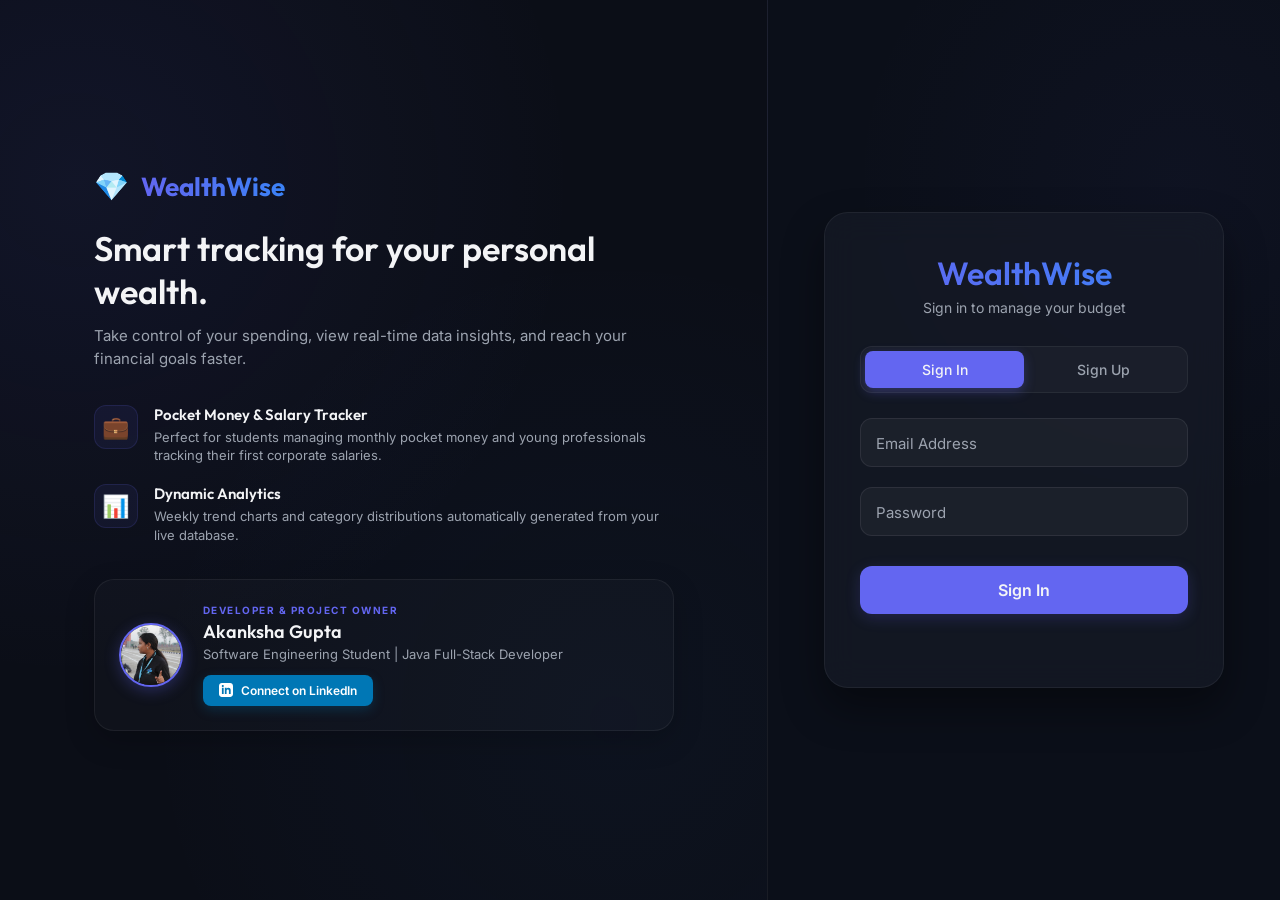
<file: demo/src/main/resources/static/login.html>
<!DOCTYPE html>
<html lang="en">
<head>
    <meta charset="UTF-8">
    <meta name="viewport" content="width=device-width, initial-scale=1.0">
    <title>Sign In / Sign Up | WealthWise</title>
    <link href="https://fonts.googleapis.com/css2?family=Outfit:wght@300;400;500;600;700&family=Inter:wght@300;400;500;600&display=swap" rel="stylesheet">
    <link rel="stylesheet" href="style.css?v=1.2">
</head>
<body class="auth-page">

    <div class="auth-container">
        
        <!-- LEFT COLUMN: VISUAL BRANDING & HIGHLIGHTS -->
        <div class="auth-visual-side">
            <div class="auth-visual-content">
                <div class="brand-header">
                    <span class="brand-logo-icon">💎</span>
                    <span class="brand-name">WealthWise</span>
                </div>
                
                <h2 class="visual-heading">Smart tracking for your personal wealth.</h2>
                <p class="visual-subtitle">Take control of your spending, view real-time data insights, and reach your financial goals faster.</p>
                
                <!-- FEATURE LIST -->
                <div class="feature-list">
                    <div class="feature-item">
                        <span class="feature-icon">💼</span>
                        <div class="feature-text">
                            <h4>Pocket Money & Salary Tracker</h4>
                            <p>Perfect for students managing monthly pocket money and young professionals tracking their first corporate salaries.</p>
                        </div>
                    </div>
                    <div class="feature-item">
                        <span class="feature-icon">📊</span>
                        <div class="feature-text">
                            <h4>Dynamic Analytics</h4>
                            <p>Weekly trend charts and category distributions automatically generated from your live database.</p>
                        </div>
                    </div>
                </div>

                <!-- DEVELOPER PROFILE CARD -->
                <div class="dev-card">
                    <img src="my_avatar.jpg" alt="Akanksha Gupta" class="dev-avatar-img">
                    <div class="dev-info">
                        <span class="dev-title">Developer & Project Owner</span>
                        <h4 class="dev-name">Akanksha Gupta</h4>
                        <p class="dev-tagline">Software Engineering Student | Java Full-Stack Developer</p>
                        <a href="https://www.linkedin.com/in/akanksha-gupta-72b7032b9/" target="_blank" class="dev-linkedin">
                            <svg class="linkedin-svg" xmlns="http://www.w3.org/2000/svg" viewBox="0 0 24 24"><path d="M19 0h-14c-2.761 0-5 2.239-5 5v14c0 2.761 2.239 5 5 5h14c2.762 0 5-2.239 5-5v-14c0-2.761-2.238-5-5-5zm-11 19h-3v-11h3v11zm-1.5-12.268c-.966 0-1.75-.779-1.75-1.75s.784-1.75 1.75-1.75 1.75.779 1.75 1.75-.784 1.75-1.75 1.75zm13.5 12.268h-3v-5.604c0-3.368-4-3.113-4 0v5.604h-3v-11h3v1.765c1.396-2.586 7-2.777 7 2.476v6.759z"/></svg>
                            Connect on LinkedIn
                        </a>
                    </div>
                </div>
            </div>
        </div>

        <!-- RIGHT COLUMN: SECURE FORM -->
        <div class="auth-form-side">
            <div class="auth-card">
                <h1 class="auth-logo">WealthWise</h1>
                <p class="auth-subtitle">Sign in to manage your budget</p>

                <!-- TABS -->
                <div class="auth-tabs">
                    <button id="tab-login" class="auth-tab active" onclick="switchTab('login')">Sign In</button>
                    <button id="tab-register" class="auth-tab" onclick="switchTab('register')">Sign Up</button>
                </div>

                <!-- LOGIN FORM -->
                <form id="login-form" onsubmit="handleLogin(event)">
                    <div class="input-group">
                        <input type="email" id="login-email" required placeholder=" ">
                        <label>Email Address</label>
                    </div>
                    <div class="input-group">
                        <input type="password" id="login-password" required placeholder=" ">
                        <label>Password</label>
                    </div>
                    <button type="submit" class="auth-btn">Sign In</button>
                </form>

                <!-- REGISTER FORM -->
                <form id="register-form" onsubmit="handleRegister(event)" class="hidden">
                    <div class="input-group">
                        <input type="text" id="register-name" required placeholder=" ">
                        <label>Full Name</label>
                    </div>
                    <div class="input-group">
                        <input type="email" id="register-email" required placeholder=" ">
                        <label>Email Address</label>
                    </div>
                    <div class="input-group">
                        <input type="password" id="register-password" required placeholder=" ">
                        <label>Password</label>
                    </div>
                    <button type="submit" class="auth-btn">Create Account</button>
                </form>

                <p id="auth-message" class="auth-message"></p>
            </div>
        </div>

    </div>

    <script src="script.js"></script>
</body>
</html>
</file>
<file: demo/src/main/resources/static/style.css>
/* ===== GLOBAL STYLES & VARIABLE TOKENS ===== */
:root {
    --bg-main: #0B0F19; /* Dark Slate-Blue/Navy */
    --bg-card: rgba(23, 28, 41, 0.65); /* Translucent Slate-Navy */
    --border-card: rgba(255, 255, 255, 0.06); /* Soft Border */
    --text-primary: #F3F4F6; /* Crisp Light Text */
    --text-secondary: #9CA3AF; /* Muted Gray Text */
    
    --color-primary: #6366F1; /* Indigo Accent */
    --color-primary-hover: #4F46E5;
    
    --color-income: #10B981; /* Emerald Green */
    --color-income-glow: rgba(16, 185, 129, 0.15);
    
    --color-expense: #EF4444; /* Rose Red */
    --color-expense-glow: rgba(239, 68, 68, 0.15);
    
    --color-saving: #3B82F6; /* Blue */
    --color-saving-glow: rgba(59, 130, 246, 0.15);
}

* {
    margin: 0;
    padding: 0;
    box-sizing: border-box;
    font-family: 'Inter', sans-serif;
}

body {
    background-color: var(--bg-main);
    color: var(--text-primary);
    min-height: 100vh;
    overflow-x: hidden;
}

h1, h2, h3, h4, .logo {
    font-family: 'Outfit', sans-serif;
    font-weight: 600;
}

/* ===== AUTH PAGE STYLING (LOGIN/SIGNUP) ===== */
.auth-page {
    background: var(--bg-main);
    overflow-x: hidden;
    min-height: 100vh;
}

.auth-container {
    display: flex;
    min-height: 100vh;
    width: 100vw;
}

/* LEFT COLUMN - VISUAL */
.auth-visual-side {
    flex: 1.2;
    background: radial-gradient(circle at 10% 20%, rgba(99, 102, 241, 0.08) 0%, transparent 50%),
                radial-gradient(circle at 80% 80%, rgba(59, 130, 246, 0.04) 0%, transparent 50%),
                #0b0e17;
    display: flex;
    align-items: center;
    justify-content: center;
    padding: 60px;
    border-right: 1px solid var(--border-card);
    overflow: hidden;
}

.auth-visual-content {
    max-width: 580px;
    width: 100%;
}

.brand-header {
    display: flex;
    align-items: center;
    gap: 12px;
    margin-bottom: 25px;
}

.brand-logo-icon {
    font-size: 28px;
}

.brand-name {
    font-family: 'Outfit', sans-serif;
    font-size: 26px;
    font-weight: 700;
    background: linear-gradient(to right, #6366F1, #3B82F6);
    -webkit-background-clip: text;
    -webkit-text-fill-color: transparent;
}

.visual-heading {
    font-size: 34px;
    line-height: 1.25;
    margin-bottom: 12px;
    color: var(--text-primary);
}

.visual-subtitle {
    font-size: 15px;
    line-height: 1.5;
    color: var(--text-secondary);
    margin-bottom: 35px;
}

/* FEATURE LIST */
.feature-list {
    display: flex;
    flex-direction: column;
    gap: 20px;
    margin-bottom: 35px;
}

.feature-item {
    display: flex;
    gap: 16px;
    align-items: flex-start;
}

.feature-icon {
    font-size: 22px;
    width: 44px;
    height: 44px;
    border-radius: 12px;
    background: rgba(99, 102, 241, 0.08);
    border: 1px solid rgba(99, 102, 241, 0.15);
    display: flex;
    justify-content: center;
    align-items: center;
    flex-shrink: 0;
    color: var(--color-primary);
}

.feature-text h4 {
    font-size: 15px;
    font-weight: 600;
    color: var(--text-primary);
    margin-bottom: 4px;
}

.feature-text p {
    font-size: 13px;
    color: var(--text-secondary);
    line-height: 1.4;
}

/* DEVELOPER PROFILE CARD */
.dev-card {
    display: flex;
    gap: 20px;
    align-items: center;
    background: rgba(255, 255, 255, 0.02);
    border: 1px solid var(--border-card);
    border-radius: 20px;
    padding: 24px;
    margin-top: 30px;
    box-shadow: 0 10px 30px rgba(0, 0, 0, 0.2);
}

.dev-avatar {
    width: 64px;
    height: 64px;
    border-radius: 50%;
    background: linear-gradient(135deg, #6366F1, #3B82F6);
    color: #fff;
    font-size: 22px;
    font-weight: 700;
    display: flex;
    justify-content: center;
    align-items: center;
    box-shadow: 0 0 15px rgba(99, 102, 241, 0.3);
    flex-shrink: 0;
}

.dev-avatar-img {
    width: 64px;
    height: 64px;
    border-radius: 50%;
    object-fit: cover;
    border: 2px solid var(--color-primary);
    box-shadow: 0 4px 15px rgba(99, 102, 241, 0.3);
    flex-shrink: 0;
}

.dev-info {
    display: flex;
    flex-direction: column;
    text-align: left;
}

.dev-title {
    font-size: 10px;
    text-transform: uppercase;
    letter-spacing: 1.5px;
    color: var(--color-primary);
    font-weight: 700;
    margin-bottom: 4px;
}

.dev-name {
    font-size: 18px;
    font-weight: 600;
    color: var(--text-primary);
    margin-bottom: 2px;
}

.dev-tagline {
    font-size: 13px;
    color: var(--text-secondary);
    margin-bottom: 12px;
    line-height: 1.4;
}

.dev-linkedin {
    display: inline-flex;
    align-items: center;
    gap: 8px;
    font-size: 12px;
    font-weight: 600;
    color: #fff !important;
    background: #0077b5;
    padding: 8px 16px;
    border-radius: 8px;
    text-decoration: none;
    transition: all 0.3s ease;
    width: fit-content;
    box-shadow: 0 4px 12px rgba(0, 119, 181, 0.25);
}

.dev-linkedin:hover {
    background: #005f92;
    transform: translateY(-1px);
}

.linkedin-svg {
    width: 14px;
    height: 14px;
    fill: #fff;
}

/* RIGHT COLUMN - FORM */
.auth-form-side {
    flex: 0.8;
    display: flex;
    align-items: center;
    justify-content: center;
    padding: 40px;
    background: radial-gradient(circle at 80% 20%, rgba(99, 102, 241, 0.04) 0%, transparent 40%),
                var(--bg-main);
}

.auth-card {
    background: var(--bg-card);
    backdrop-filter: blur(16px);
    border: 1px solid var(--border-card);
    border-radius: 24px;
    padding: 40px 35px;
    box-shadow: 0 20px 40px rgba(0, 0, 0, 0.4);
    text-align: center;
    width: 100%;
    max-width: 400px;
}

.auth-logo {
    font-size: 32px;
    color: var(--text-primary);
    background: linear-gradient(to right, #6366F1, #3B82F6);
    -webkit-background-clip: text;
    -webkit-text-fill-color: transparent;
    margin-bottom: 6px;
}

.auth-subtitle {
    color: var(--text-secondary);
    font-size: 14px;
    margin-bottom: 30px;
}

.auth-tabs {
    display: flex;
    background: rgba(255, 255, 255, 0.03);
    border: 1px solid var(--border-card);
    border-radius: 12px;
    padding: 4px;
    margin-bottom: 25px;
}

.auth-tab {
    flex: 1;
    background: transparent;
    border: none;
    color: var(--text-secondary);
    padding: 10px;
    font-weight: 500;
    font-size: 14px;
    border-radius: 8px;
    cursor: pointer;
    transition: all 0.3s ease;
}

.auth-tab.active {
    background: var(--color-primary);
    color: var(--text-primary);
    box-shadow: 0 4px 12px rgba(99, 102, 241, 0.3);
}

.input-group {
    position: relative;
    margin-bottom: 20px;
    text-align: left;
}

.input-group input,
.form-group input,
.form-group select {
    width: 100%;
    padding: 14px 16px;
    background: rgba(255, 255, 255, 0.04);
    border: 1px solid rgba(255, 255, 255, 0.08);
    border-radius: 12px;
    color: var(--text-primary);
    font-size: 15px;
    outline: none;
    transition: all 0.3s ease;
}

.input-group input:focus,
.form-group input:focus,
.form-group select:focus {
    border-color: var(--color-primary);
    background: rgba(255, 255, 255, 0.07);
    box-shadow: 0 0 0 3px rgba(99, 102, 241, 0.15);
}

/* Floating labels */
.input-group label {
    position: absolute;
    left: 16px;
    top: 50%;
    transform: translateY(-50%);
    color: var(--text-secondary);
    font-size: 15px;
    pointer-events: none;
    transition: all 0.3s ease;
}

.input-group input:focus ~ label,
.input-group input:not(:placeholder-shown) ~ label,
.input-group input:-webkit-autofill ~ label {
    top: 0;
    font-size: 12px;
    background: #111827; /* Dark background to cover input border */
    padding: 0 6px;
    color: var(--color-primary);
    border-radius: 4px;
}

/* Autofill styling overrides */
input:-webkit-autofill,
input:-webkit-autofill:hover, 
input:-webkit-autofill:focus {
    -webkit-text-fill-color: var(--text-primary) !important;
    -webkit-box-shadow: 0 0 0px 1000px #111827 inset !important;
    transition: background-color 5000s ease-in-out 0s;
}

.auth-btn, .modal-submit-btn {
    width: 100%;
    padding: 14px;
    background: var(--color-primary);
    border: none;
    border-radius: 12px;
    color: var(--text-primary);
    font-size: 16px;
    font-weight: 600;
    cursor: pointer;
    transition: all 0.3s ease;
    margin-top: 10px;
    box-shadow: 0 4px 15px rgba(99, 102, 241, 0.2);
}

.auth-btn:hover, .modal-submit-btn:hover {
    background: var(--color-primary-hover);
    transform: translateY(-1px);
}

.auth-message {
    font-size: 13px;
    margin-top: 15px;
    height: 18px;
}
.auth-message.error { color: var(--color-expense); }
.auth-message.success { color: var(--color-income); }

.hidden { display: none !important; }

/* ===== APP LAYOUT ===== */
.app-container {
    display: flex;
    min-height: 100vh;
}

/* SIDEBAR */
.sidebar {
    width: 280px;
    background: #0d1321;
    border-right: 1px solid rgba(255, 255, 255, 0.05);
    display: flex;
    flex-direction: column;
    padding: 30px 24px;
}

.sidebar-header {
    display: flex;
    align-items: center;
    gap: 10px;
    margin-bottom: 45px;
}

.sidebar-header .logo {
    font-size: 26px;
    background: linear-gradient(to right, #6366F1, #3B82F6);
    -webkit-background-clip: text;
    -webkit-text-fill-color: transparent;
}

.badge {
    background: rgba(99, 102, 241, 0.08);
    color: var(--color-primary);
    font-size: 10px;
    font-weight: 700;
    padding: 3px 8px;
    border-radius: 20px;
    border: 1px solid rgba(99, 102, 241, 0.15);
}

.sidebar-menu {
    flex: 1;
}

.sidebar-menu ul {
    list-style: none;
}

.menu-item {
    display: flex;
    align-items: center;
    gap: 12px;
    padding: 14px 16px;
    color: var(--text-secondary) !important;
    border-radius: 12px;
    cursor: pointer;
    font-weight: 500;
    transition: all 0.3s ease;
    margin-bottom: 6px;
}

.menu-item:hover, .menu-item.active {
    background: rgba(255, 255, 255, 0.03);
    color: var(--color-primary) !important;
}

.menu-item.active {
    border-left: 3px solid var(--color-primary);
    border-radius: 4px 12px 12px 4px;
}

/* USER CARD */
.profile-card {
    background: rgba(255, 255, 255, 0.02);
    border: 1px solid rgba(255, 255, 255, 0.05);
    border-radius: 16px;
    padding: 16px;
    margin-top: auto;
}

.profile-info {
    display: flex;
    align-items: center;
    gap: 12px;
    margin-bottom: 15px;
}

.avatar {
    width: 40px;
    height: 40px;
    border-radius: 50%;
    background: var(--color-primary);
    color: var(--text-primary);
    display: flex;
    justify-content: center;
    align-items: center;
    font-weight: 700;
    font-size: 16px;
}

.profile-info h4 {
    font-size: 14px;
    color: var(--text-primary);
    max-width: 140px;
    white-space: nowrap;
    overflow: hidden;
    text-overflow: ellipsis;
}

.profile-info p {
    font-size: 11px;
    color: var(--text-secondary);
    max-width: 140px;
    white-space: nowrap;
    overflow: hidden;
    text-overflow: ellipsis;
}

.logout-btn {
    width: 100%;
    padding: 8px;
    background: rgba(239, 68, 68, 0.1);
    color: var(--color-expense);
    border: 1px solid rgba(239, 68, 68, 0.2);
    border-radius: 8px;
    font-size: 12px;
    font-weight: 600;
    cursor: pointer;
    transition: all 0.3s ease;
}

.logout-btn:hover {
    background: var(--color-expense);
    color: var(--text-primary);
}

/* MAIN CONTENT */
.main-content {
    flex: 1;
    padding: 40px 50px;
    overflow-y: auto;
    height: 100vh;
}

.header {
    display: flex;
    justify-content: space-between;
    align-items: center;
    margin-bottom: 35px;
}

.header h1 {
    font-size: 30px;
    margin-bottom: 4px;
}

.subtitle {
    color: var(--text-secondary);
    font-size: 14px;
}

/* BUTTONS */
.btn {
    padding: 12px 24px;
    border-radius: 12px;
    font-weight: 600;
    font-size: 14px;
    cursor: pointer;
    border: none;
    transition: all 0.3s ease;
}

.btn-primary {
    background: var(--color-primary);
    color: var(--text-primary);
    box-shadow: 0 4px 15px rgba(99, 102, 241, 0.2);
}

.btn-primary:hover {
    background: var(--color-primary-hover);
    transform: translateY(-1px);
}

/* METRIC CARDS */
.metrics-grid {
    display: grid;
    grid-template-columns: repeat(3, 1fr);
    gap: 25px;
    margin-bottom: 35px;
}

.metric-card {
    background: var(--bg-card);
    border: 1px solid var(--border-card);
    border-radius: 20px;
    padding: 24px;
    display: flex;
    align-items: center;
    gap: 20px;
    transition: transform 0.3s ease, box-shadow 0.3s ease;
}

.metric-card:hover {
    transform: translateY(-2px);
}

.card-icon {
    font-size: 32px;
    width: 60px;
    height: 60px;
    border-radius: 16px;
    display: flex;
    justify-content: center;
    align-items: center;
}

.card-income .card-icon {
    background: var(--color-income-glow);
    color: var(--color-income);
}
.card-expense .card-icon {
    background: var(--color-expense-glow);
    color: var(--color-expense);
}
.card-saving .card-icon {
    background: var(--color-saving-glow);
    color: var(--color-saving);
}

.card-body p {
    color: var(--text-secondary);
    font-size: 14px;
    margin-bottom: 4px;
}

.card-body h2 {
    font-size: 26px;
}

/* CHARTS SECTION */
.charts-grid {
    display: grid;
    grid-template-columns: 1.6fr 1fr;
    gap: 25px;
    margin-bottom: 35px;
}

.chart-box {
    background: var(--bg-card);
    border: 1px solid var(--border-card);
    border-radius: 20px;
    padding: 24px;
}

.chart-box h3 {
    font-size: 18px;
    margin-bottom: 20px;
    color: var(--text-primary);
}

.chart-container {
    position: relative;
    height: 300px;
    width: 100%;
}

/* TRANSACTIONS SECTION */
.transactions-section {
    background: var(--bg-card);
    border: 1px solid var(--border-card);
    border-radius: 20px;
    padding: 24px;
}

.section-header {
    margin-bottom: 20px;
}

.section-header h3 {
    font-size: 18px;
}

.table-container {
    overflow-x: auto;
}

.transaction-table {
    width: 100%;
    border-collapse: collapse;
    text-align: left;
}

.transaction-table th {
    color: var(--text-secondary);
    font-size: 13px;
    font-weight: 500;
    padding: 12px 16px;
    border-bottom: 1px solid rgba(255, 255, 255, 0.05);
}

.transaction-table td {
    padding: 16px;
    font-size: 14px;
    border-bottom: 1px solid rgba(255, 255, 255, 0.03);
}

.tx-type-tag {
    padding: 4px 10px;
    border-radius: 20px;
    font-size: 11px;
    font-weight: 600;
    display: inline-block;
}

.tag-income {
    background: rgba(16, 185, 129, 0.1);
    color: var(--color-income);
    border: 1px solid rgba(16, 185, 129, 0.2);
}

.tag-expense {
    background: rgba(239, 68, 68, 0.1);
    color: var(--color-expense);
    border: 1px solid rgba(239, 68, 68, 0.2);
}

.btn-delete {
    background: transparent;
    border: none;
    color: var(--color-expense);
    cursor: pointer;
    font-size: 14px;
    padding: 4px 8px;
    border-radius: 6px;
    transition: background 0.3s ease;
}

.btn-delete:hover {
    background: rgba(239, 68, 68, 0.15);
}

/* ===== MODAL SYSTEM ===== */
.modal {
    display: none;
    position: fixed;
    z-index: 1000;
    left: 0;
    top: 0;
    width: 100%;
    height: 100%;
    background-color: rgba(0, 0, 0, 0.6);
    backdrop-filter: blur(8px);
    justify-content: center;
    align-items: center;
}

.modal-content {
    background: #111827;
    border: 1px solid var(--border-card);
    border-radius: 24px;
    padding: 35px;
    width: 100%;
    max-width: 480px;
    position: relative;
    box-shadow: 0 20px 50px rgba(0, 0, 0, 0.5);
    animation: modalSlide 0.3s ease;
}

@keyframes modalSlide {
    from { transform: translateY(-30px); opacity: 0; }
    to { transform: translateY(0); opacity: 1; }
}

.close-btn {
    position: absolute;
    right: 25px;
    top: 25px;
    font-size: 28px;
    color: var(--text-secondary);
    cursor: pointer;
    transition: color 0.3s ease;
}

.close-btn:hover {
    color: var(--text-primary);
}

.modal h2 {
    margin-bottom: 25px;
    font-size: 24px;
}

.form-group {
    margin-bottom: 20px;
    text-align: left;
}

.form-group label {
    display: block;
    margin-bottom: 8px;
    color: var(--text-secondary);
    font-size: 14px;
}

/* Responsive adjustments */
@media (max-width: 1024px) {
    .auth-visual-side {
        display: none;
    }
    .auth-form-side {
        flex: 1;
        width: 100%;
        padding: 20px;
    }
    .metrics-grid {
        grid-template-columns: 1fr;
    }
    .charts-grid {
        grid-template-columns: 1fr;
    }
}
</file>
